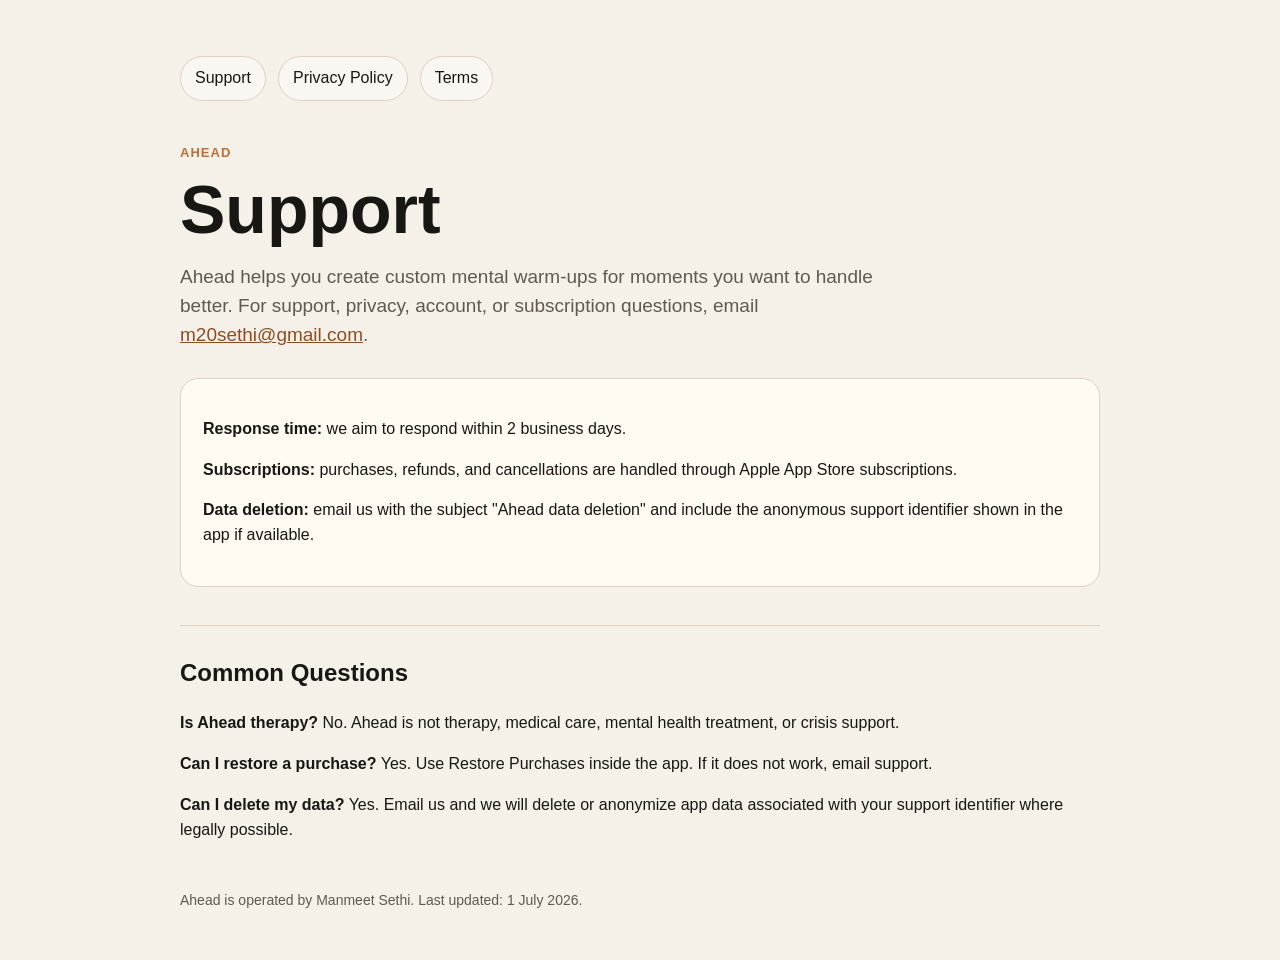
<file: index.html>
<!doctype html>
<html lang="en">
<head>
  <meta charset="utf-8" />
  <meta name="viewport" content="width=device-width, initial-scale=1" />
  <title>Ahead Support</title>
  <link rel="stylesheet" href="./styles.css" />
</head>
<body>
  <main class="wrap">
    <nav>
      <a href="./index.html">Support</a>
      <a href="./privacy.html">Privacy Policy</a>
      <a href="./terms.html">Terms</a>
    </nav>

    <p class="eyebrow">Ahead</p>
    <h1>Support</h1>
    <p class="lead">
      Ahead helps you create custom mental warm-ups for moments you want to handle better.
      For support, privacy, account, or subscription questions, email
      <a href="mailto:m20sethi@gmail.com">m20sethi@gmail.com</a>.
    </p>

    <div class="summary">
      <p><strong>Response time:</strong> we aim to respond within 2 business days.</p>
      <p><strong>Subscriptions:</strong> purchases, refunds, and cancellations are handled through Apple App Store subscriptions.</p>
      <p id="data-deletion"><strong>Data deletion:</strong> email us with the subject "Ahead data deletion" and include the anonymous support identifier shown in the app if available.</p>
    </div>

    <h2>Common Questions</h2>
    <p><strong>Is Ahead therapy?</strong> No. Ahead is not therapy, medical care, mental health treatment, or crisis support.</p>
    <p><strong>Can I restore a purchase?</strong> Yes. Use Restore Purchases inside the app. If it does not work, email support.</p>
    <p><strong>Can I delete my data?</strong> Yes. Email us and we will delete or anonymize app data associated with your support identifier where legally possible.</p>

    <footer>
      Ahead is operated by Manmeet Sethi. Last updated: 1 July 2026.
    </footer>
  </main>
</body>
</html>
</file>
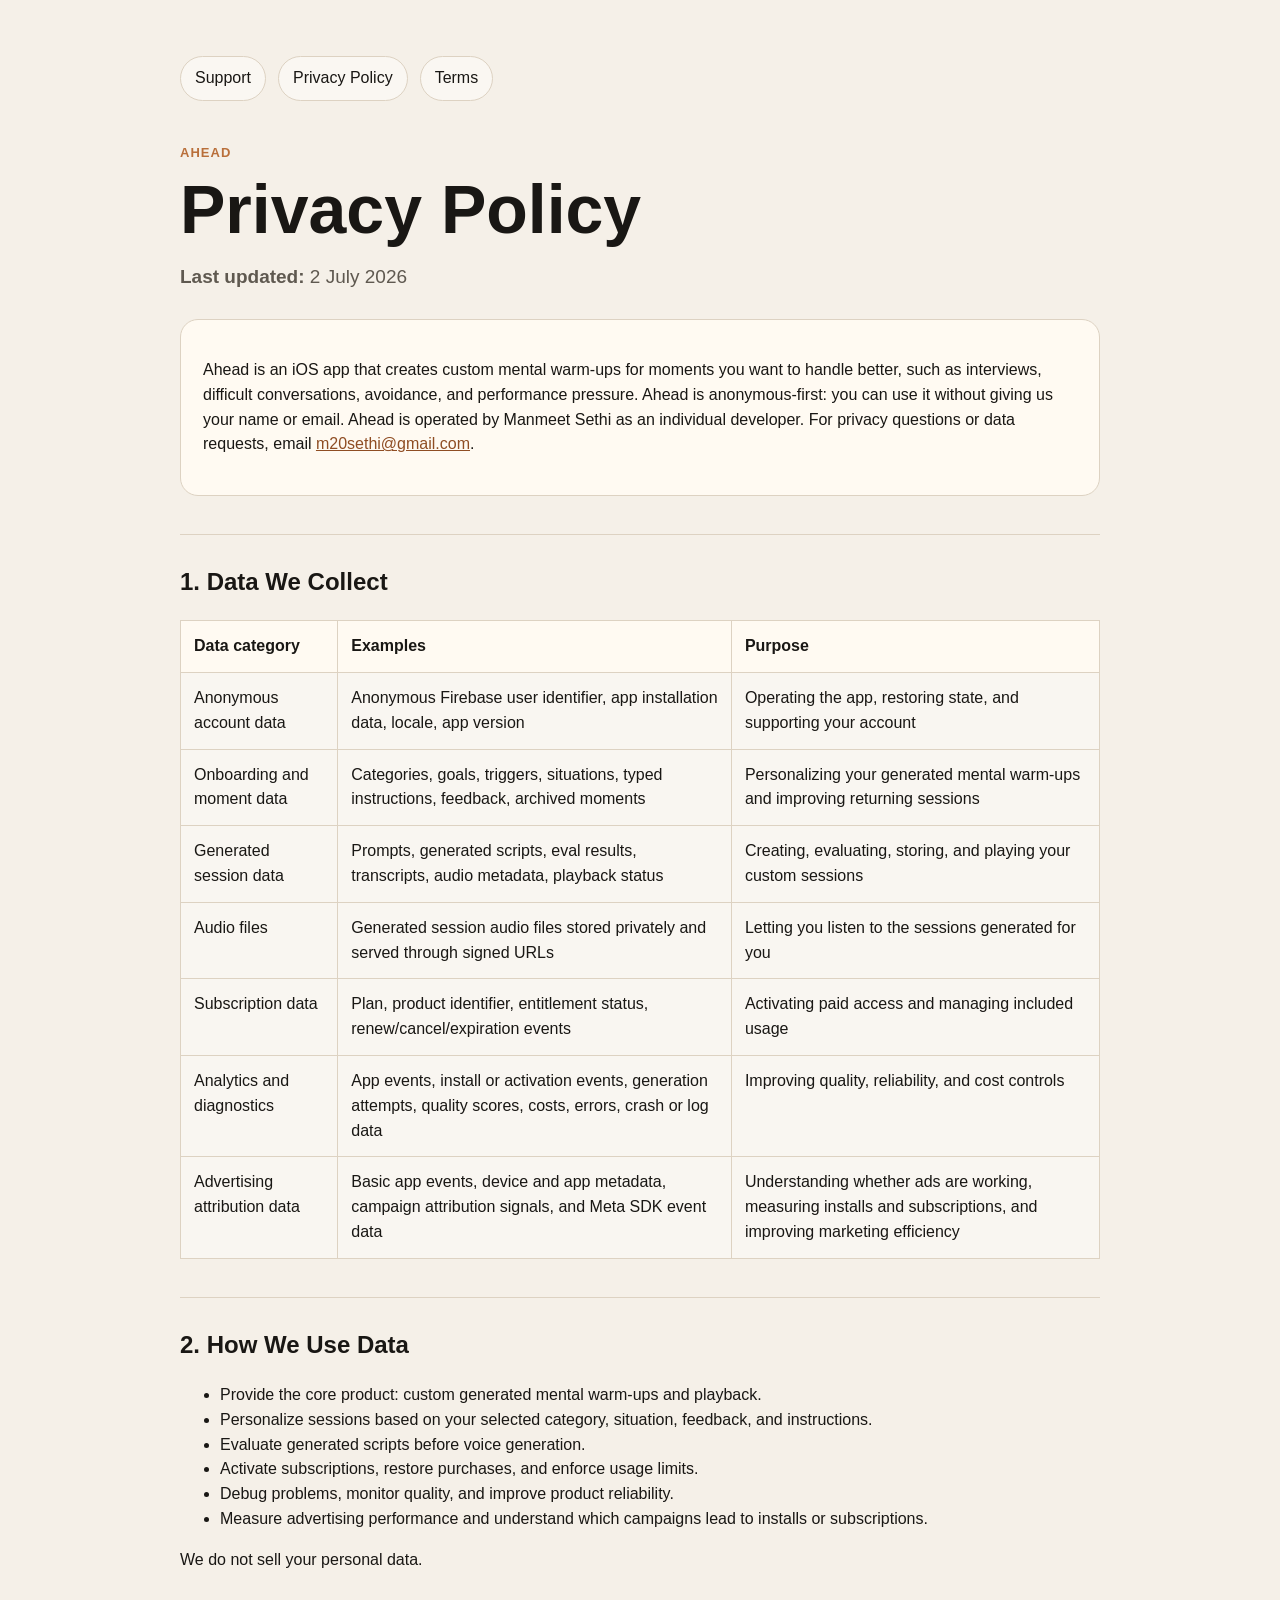
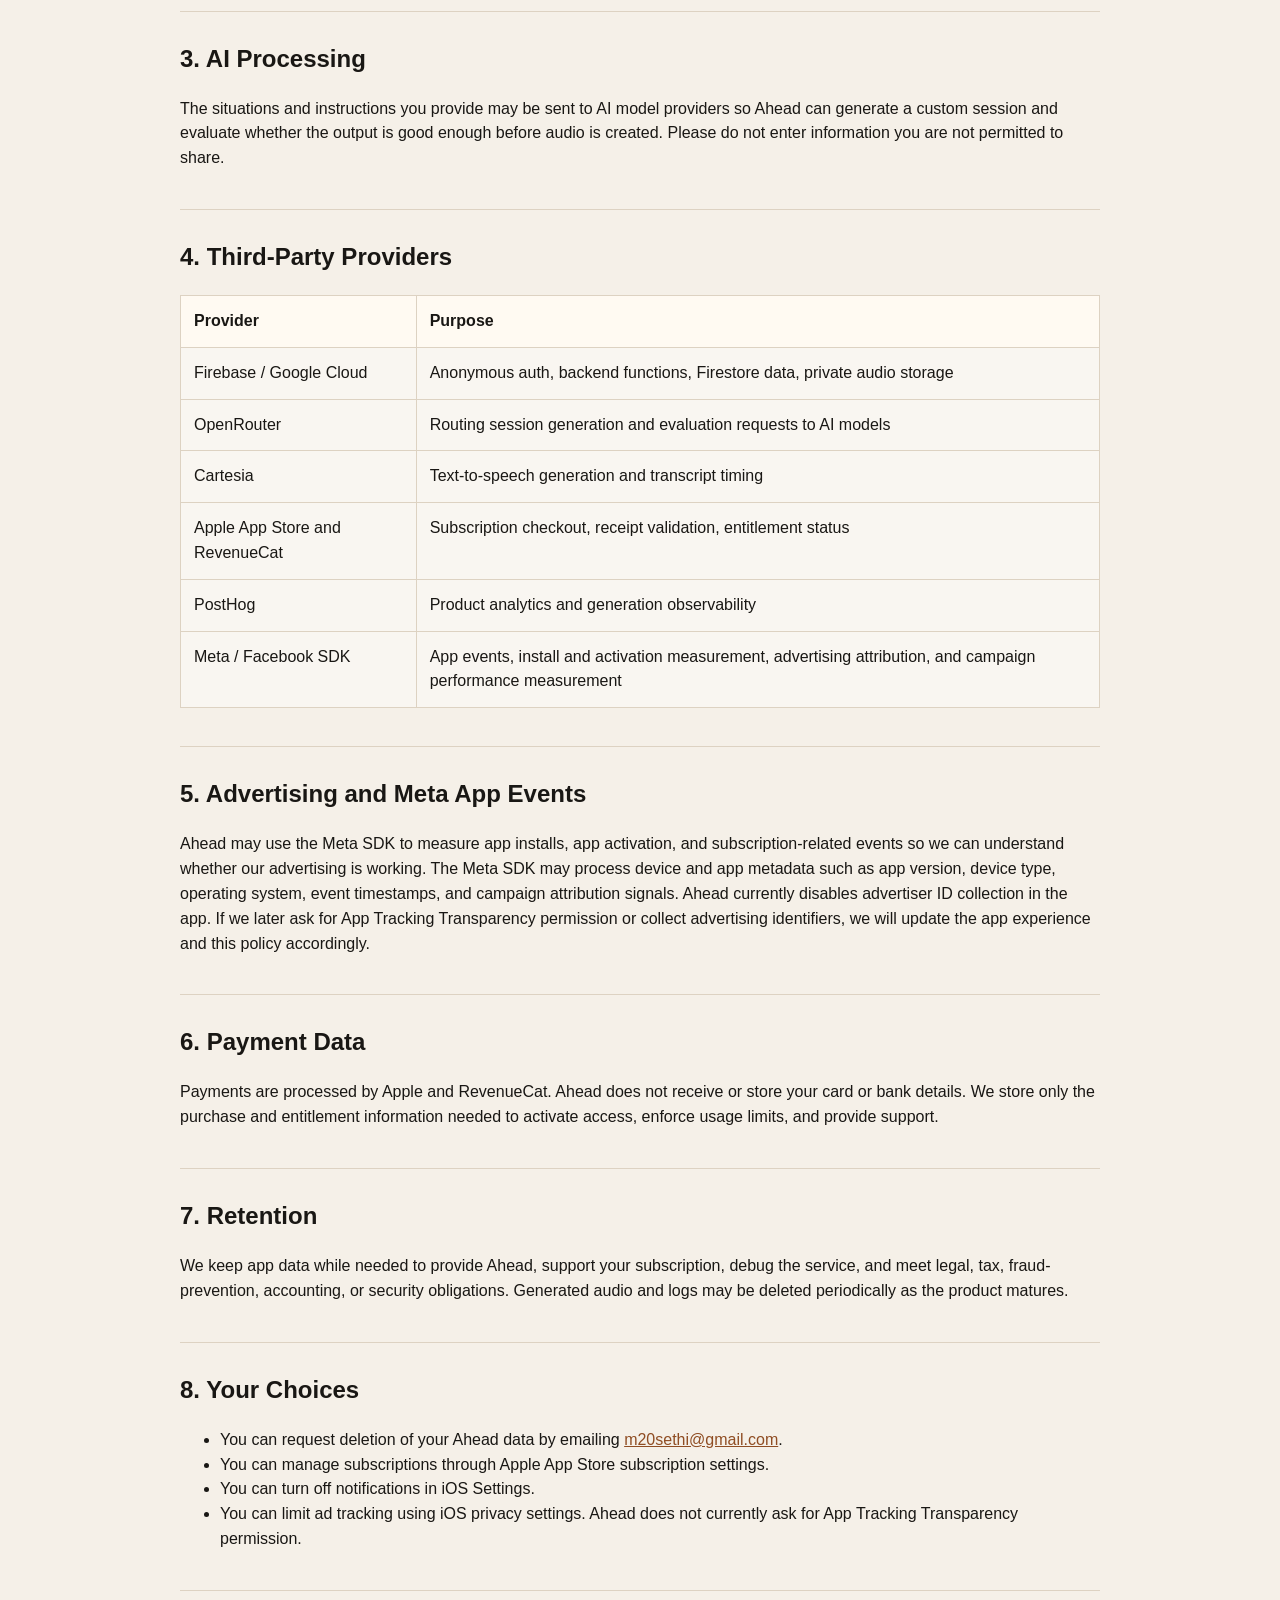
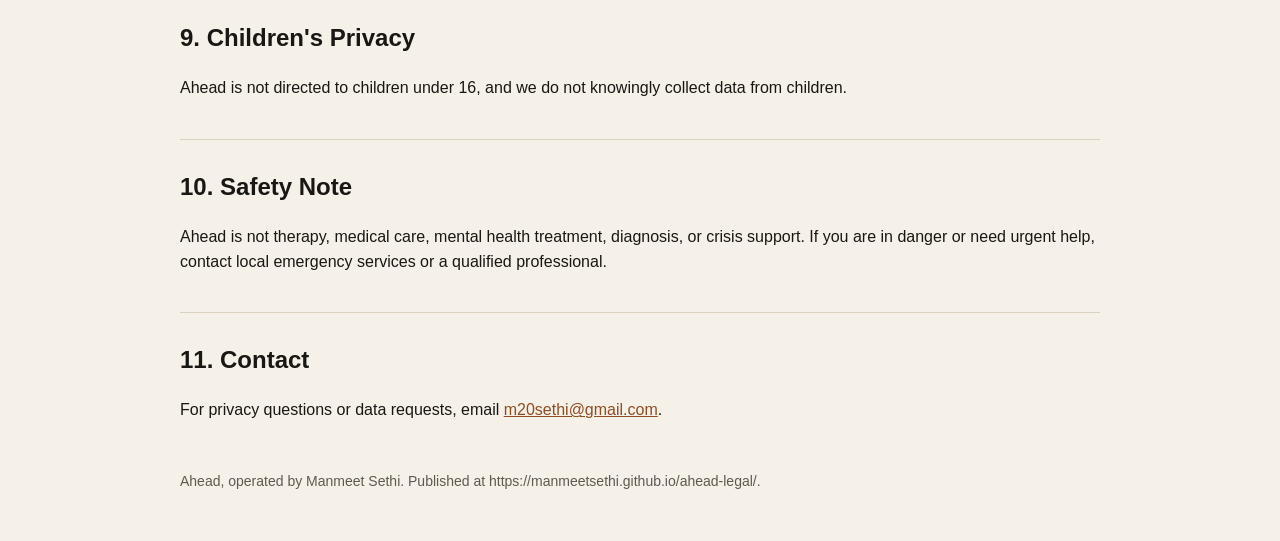
<file: privacy.html>
<!doctype html>
<html lang="en">
<head>
  <meta charset="utf-8" />
  <meta name="viewport" content="width=device-width, initial-scale=1" />
  <title>Ahead Privacy Policy</title>
  <link rel="stylesheet" href="./styles.css" />
</head>
<body>
  <main class="wrap">
    <nav>
      <a href="./index.html">Support</a>
      <a href="./privacy.html">Privacy Policy</a>
      <a href="./terms.html">Terms</a>
    </nav>

    <p class="eyebrow">Ahead</p>
    <h1>Privacy Policy</h1>
    <p class="lead"><strong>Last updated:</strong> 2 July 2026</p>

    <div class="summary">
      <p>
        Ahead is an iOS app that creates custom mental warm-ups for moments you want to handle better,
        such as interviews, difficult conversations, avoidance, and performance pressure. Ahead is
        anonymous-first: you can use it without giving us your name or email. Ahead is operated by
        Manmeet Sethi as an individual developer. For privacy questions or data requests, email
        <a href="mailto:m20sethi@gmail.com">m20sethi@gmail.com</a>.
      </p>
    </div>

    <h2>1. Data We Collect</h2>
    <table>
      <thead>
        <tr><th>Data category</th><th>Examples</th><th>Purpose</th></tr>
      </thead>
      <tbody>
        <tr>
          <td>Anonymous account data</td>
          <td>Anonymous Firebase user identifier, app installation data, locale, app version</td>
          <td>Operating the app, restoring state, and supporting your account</td>
        </tr>
        <tr>
          <td>Onboarding and moment data</td>
          <td>Categories, goals, triggers, situations, typed instructions, feedback, archived moments</td>
          <td>Personalizing your generated mental warm-ups and improving returning sessions</td>
        </tr>
        <tr>
          <td>Generated session data</td>
          <td>Prompts, generated scripts, eval results, transcripts, audio metadata, playback status</td>
          <td>Creating, evaluating, storing, and playing your custom sessions</td>
        </tr>
        <tr>
          <td>Audio files</td>
          <td>Generated session audio files stored privately and served through signed URLs</td>
          <td>Letting you listen to the sessions generated for you</td>
        </tr>
        <tr>
          <td>Subscription data</td>
          <td>Plan, product identifier, entitlement status, renew/cancel/expiration events</td>
          <td>Activating paid access and managing included usage</td>
        </tr>
        <tr>
          <td>Analytics and diagnostics</td>
          <td>App events, install or activation events, generation attempts, quality scores, costs, errors, crash or log data</td>
          <td>Improving quality, reliability, and cost controls</td>
        </tr>
        <tr>
          <td>Advertising attribution data</td>
          <td>Basic app events, device and app metadata, campaign attribution signals, and Meta SDK event data</td>
          <td>Understanding whether ads are working, measuring installs and subscriptions, and improving marketing efficiency</td>
        </tr>
      </tbody>
    </table>

    <h2>2. How We Use Data</h2>
    <ul>
      <li>Provide the core product: custom generated mental warm-ups and playback.</li>
      <li>Personalize sessions based on your selected category, situation, feedback, and instructions.</li>
      <li>Evaluate generated scripts before voice generation.</li>
      <li>Activate subscriptions, restore purchases, and enforce usage limits.</li>
      <li>Debug problems, monitor quality, and improve product reliability.</li>
      <li>Measure advertising performance and understand which campaigns lead to installs or subscriptions.</li>
    </ul>
    <p>We do not sell your personal data.</p>

    <h2>3. AI Processing</h2>
    <p>
      The situations and instructions you provide may be sent to AI model providers so Ahead can generate
      a custom session and evaluate whether the output is good enough before audio is created. Please do
      not enter information you are not permitted to share.
    </p>

    <h2>4. Third-Party Providers</h2>
    <table>
      <thead>
        <tr><th>Provider</th><th>Purpose</th></tr>
      </thead>
      <tbody>
        <tr><td>Firebase / Google Cloud</td><td>Anonymous auth, backend functions, Firestore data, private audio storage</td></tr>
        <tr><td>OpenRouter</td><td>Routing session generation and evaluation requests to AI models</td></tr>
        <tr><td>Cartesia</td><td>Text-to-speech generation and transcript timing</td></tr>
        <tr><td>Apple App Store and RevenueCat</td><td>Subscription checkout, receipt validation, entitlement status</td></tr>
        <tr><td>PostHog</td><td>Product analytics and generation observability</td></tr>
        <tr><td>Meta / Facebook SDK</td><td>App events, install and activation measurement, advertising attribution, and campaign performance measurement</td></tr>
      </tbody>
    </table>

    <h2>5. Advertising and Meta App Events</h2>
    <p>
      Ahead may use the Meta SDK to measure app installs, app activation, and subscription-related events so
      we can understand whether our advertising is working. The Meta SDK may process device and app metadata
      such as app version, device type, operating system, event timestamps, and campaign attribution signals.
      Ahead currently disables advertiser ID collection in the app. If we later ask for App Tracking
      Transparency permission or collect advertising identifiers, we will update the app experience and this
      policy accordingly.
    </p>

    <h2>6. Payment Data</h2>
    <p>
      Payments are processed by Apple and RevenueCat. Ahead does not receive or store your card or bank
      details. We store only the purchase and entitlement information needed to activate access, enforce
      usage limits, and provide support.
    </p>

    <h2>7. Retention</h2>
    <p>
      We keep app data while needed to provide Ahead, support your subscription, debug the service, and
      meet legal, tax, fraud-prevention, accounting, or security obligations. Generated audio and logs may
      be deleted periodically as the product matures.
    </p>

    <h2>8. Your Choices</h2>
    <ul>
      <li>You can request deletion of your Ahead data by emailing <a href="mailto:m20sethi@gmail.com">m20sethi@gmail.com</a>.</li>
      <li>You can manage subscriptions through Apple App Store subscription settings.</li>
      <li>You can turn off notifications in iOS Settings.</li>
      <li>You can limit ad tracking using iOS privacy settings. Ahead does not currently ask for App Tracking Transparency permission.</li>
    </ul>

    <h2>9. Children's Privacy</h2>
    <p>Ahead is not directed to children under 16, and we do not knowingly collect data from children.</p>

    <h2>10. Safety Note</h2>
    <p>
      Ahead is not therapy, medical care, mental health treatment, diagnosis, or crisis support. If you are
      in danger or need urgent help, contact local emergency services or a qualified professional.
    </p>

    <h2>11. Contact</h2>
    <p>
      For privacy questions or data requests, email
      <a href="mailto:m20sethi@gmail.com">m20sethi@gmail.com</a>.
    </p>

    <footer>
      Ahead, operated by Manmeet Sethi. Published at https://manmeetsethi.github.io/ahead-legal/.
    </footer>
  </main>
</body>
</html>
</file>
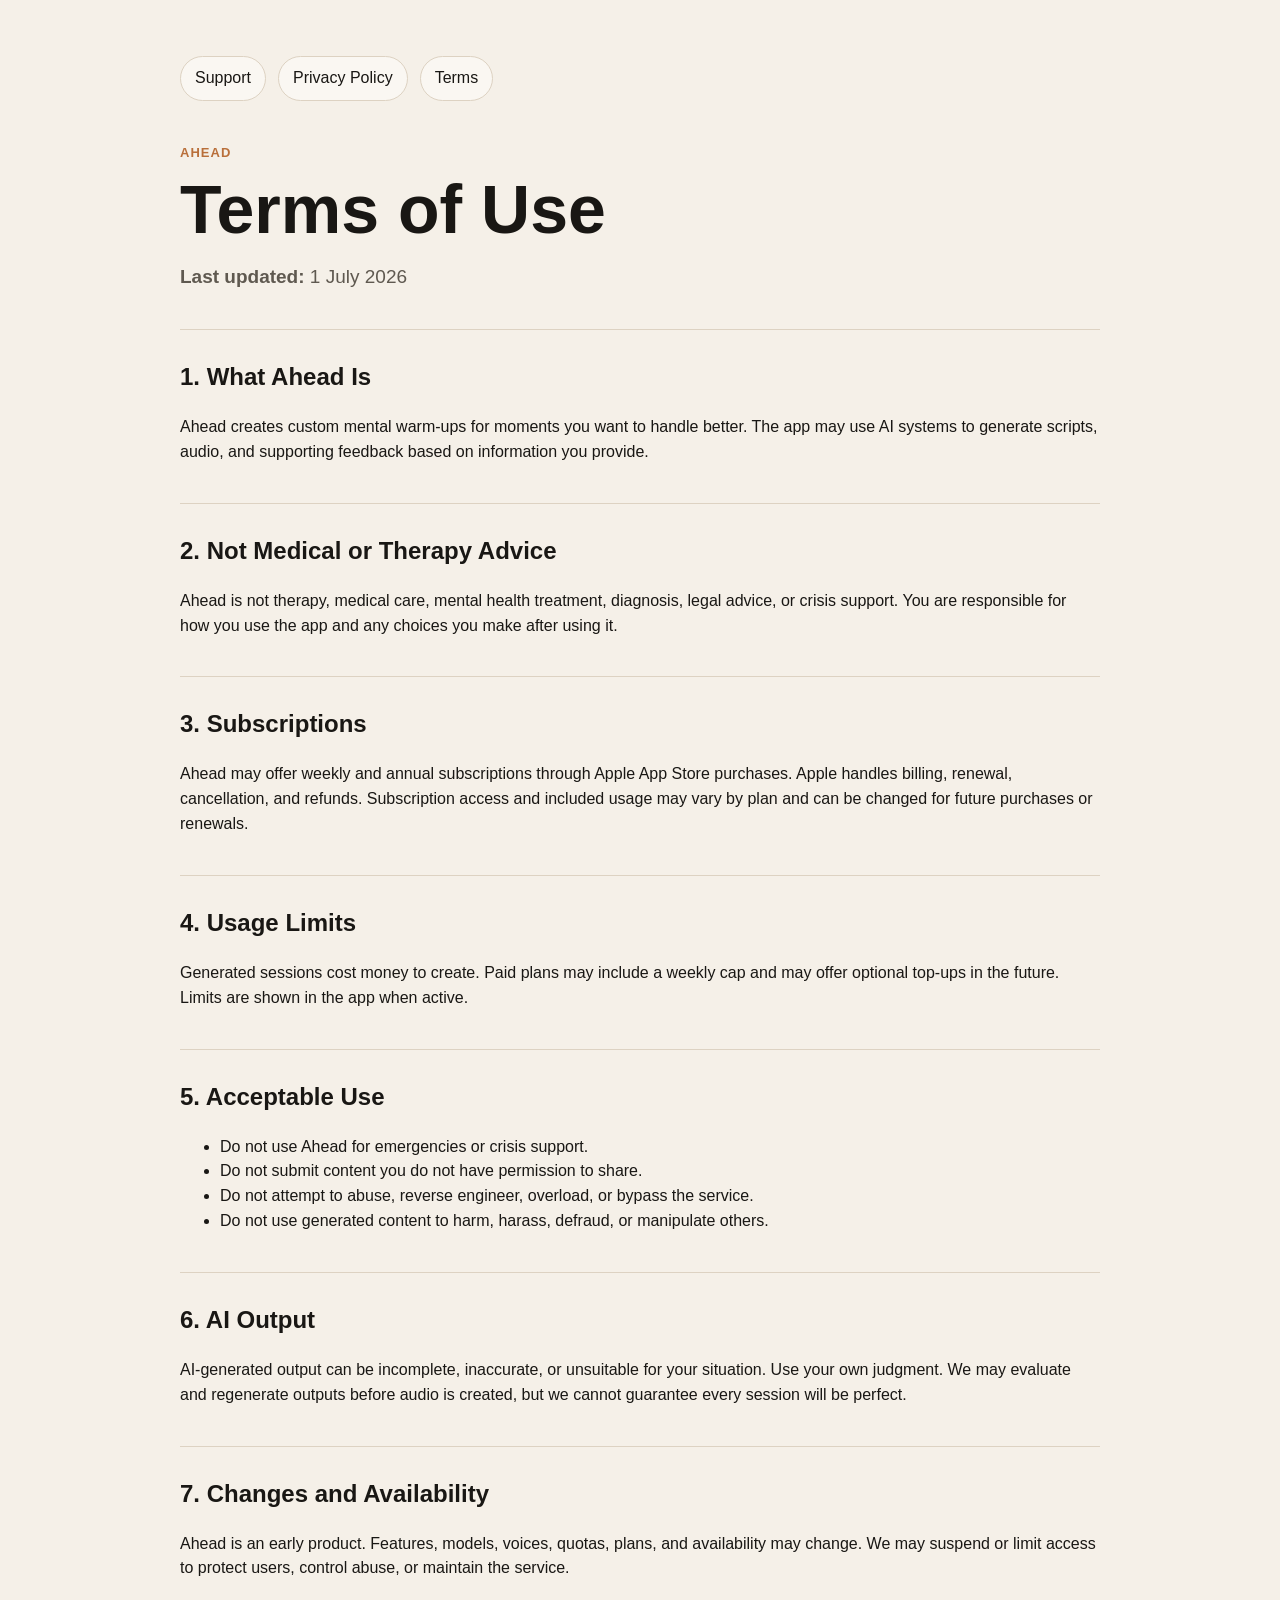
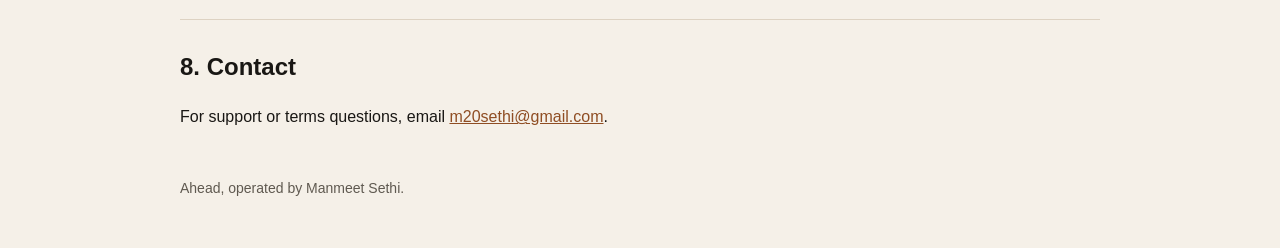
<file: terms.html>
<!doctype html>
<html lang="en">
<head>
  <meta charset="utf-8" />
  <meta name="viewport" content="width=device-width, initial-scale=1" />
  <title>Ahead Terms</title>
  <link rel="stylesheet" href="./styles.css" />
</head>
<body>
  <main class="wrap">
    <nav>
      <a href="./index.html">Support</a>
      <a href="./privacy.html">Privacy Policy</a>
      <a href="./terms.html">Terms</a>
    </nav>

    <p class="eyebrow">Ahead</p>
    <h1>Terms of Use</h1>
    <p class="lead"><strong>Last updated:</strong> 1 July 2026</p>

    <h2>1. What Ahead Is</h2>
    <p>
      Ahead creates custom mental warm-ups for moments you want to handle better. The app may use AI
      systems to generate scripts, audio, and supporting feedback based on information you provide.
    </p>

    <h2>2. Not Medical or Therapy Advice</h2>
    <p>
      Ahead is not therapy, medical care, mental health treatment, diagnosis, legal advice, or crisis
      support. You are responsible for how you use the app and any choices you make after using it.
    </p>

    <h2>3. Subscriptions</h2>
    <p>
      Ahead may offer weekly and annual subscriptions through Apple App Store purchases. Apple handles
      billing, renewal, cancellation, and refunds. Subscription access and included usage may vary by plan
      and can be changed for future purchases or renewals.
    </p>

    <h2>4. Usage Limits</h2>
    <p>
      Generated sessions cost money to create. Paid plans may include a weekly cap and may offer optional
      top-ups in the future. Limits are shown in the app when active.
    </p>

    <h2>5. Acceptable Use</h2>
    <ul>
      <li>Do not use Ahead for emergencies or crisis support.</li>
      <li>Do not submit content you do not have permission to share.</li>
      <li>Do not attempt to abuse, reverse engineer, overload, or bypass the service.</li>
      <li>Do not use generated content to harm, harass, defraud, or manipulate others.</li>
    </ul>

    <h2>6. AI Output</h2>
    <p>
      AI-generated output can be incomplete, inaccurate, or unsuitable for your situation. Use your own
      judgment. We may evaluate and regenerate outputs before audio is created, but we cannot guarantee
      every session will be perfect.
    </p>

    <h2>7. Changes and Availability</h2>
    <p>
      Ahead is an early product. Features, models, voices, quotas, plans, and availability may change. We
      may suspend or limit access to protect users, control abuse, or maintain the service.
    </p>

    <h2>8. Contact</h2>
    <p>
      For support or terms questions, email
      <a href="mailto:m20sethi@gmail.com">m20sethi@gmail.com</a>.
    </p>

    <footer>
      Ahead, operated by Manmeet Sethi.
    </footer>
  </main>
</body>
</html>
</file>
<file: styles.css>
:root {
  color-scheme: light;
  --bg: #f5f0e8;
  --ink: #191714;
  --muted: #5f5950;
  --line: #ddd2c2;
  --panel: #fffaf2;
  --accent: #b96f3a;
}

* {
  box-sizing: border-box;
}

body {
  margin: 0;
  background: var(--bg);
  color: var(--ink);
  font-family: -apple-system, BlinkMacSystemFont, "SF Pro Text", "Segoe UI", sans-serif;
  line-height: 1.55;
}

.wrap {
  width: min(920px, calc(100% - 40px));
  margin: 0 auto;
  padding: 56px 0 48px;
}

nav {
  display: flex;
  flex-wrap: wrap;
  gap: 12px;
  margin-bottom: 42px;
}

nav a {
  color: var(--ink);
  text-decoration: none;
  border: 1px solid var(--line);
  border-radius: 999px;
  padding: 9px 14px;
  background: rgba(255, 255, 255, 0.42);
}

.eyebrow {
  color: var(--accent);
  font-size: 13px;
  font-weight: 800;
  letter-spacing: 0.08em;
  text-transform: uppercase;
}

h1 {
  margin: 0 0 12px;
  font-size: clamp(36px, 7vw, 68px);
  line-height: 0.98;
  letter-spacing: 0;
}

h2 {
  margin-top: 38px;
  padding-top: 28px;
  border-top: 1px solid var(--line);
  font-size: 24px;
}

p,
li,
td,
th {
  font-size: 16px;
}

.lead {
  max-width: 720px;
  color: var(--muted);
  font-size: 19px;
}

.summary {
  margin: 28px 0;
  padding: 22px;
  background: var(--panel);
  border: 1px solid var(--line);
  border-radius: 18px;
}

a {
  color: #8f4d23;
}

table {
  width: 100%;
  border-collapse: collapse;
  margin: 18px 0;
  background: rgba(255, 255, 255, 0.36);
}

th,
td {
  text-align: left;
  vertical-align: top;
  padding: 13px;
  border: 1px solid var(--line);
}

th {
  background: var(--panel);
}

footer {
  margin-top: 48px;
  color: var(--muted);
  font-size: 14px;
}

@media (max-width: 640px) {
  .wrap {
    width: min(100% - 28px, 920px);
    padding-top: 34px;
  }

  table,
  thead,
  tbody,
  tr,
  th,
  td {
    display: block;
  }

  th {
    display: none;
  }
}
</file>
